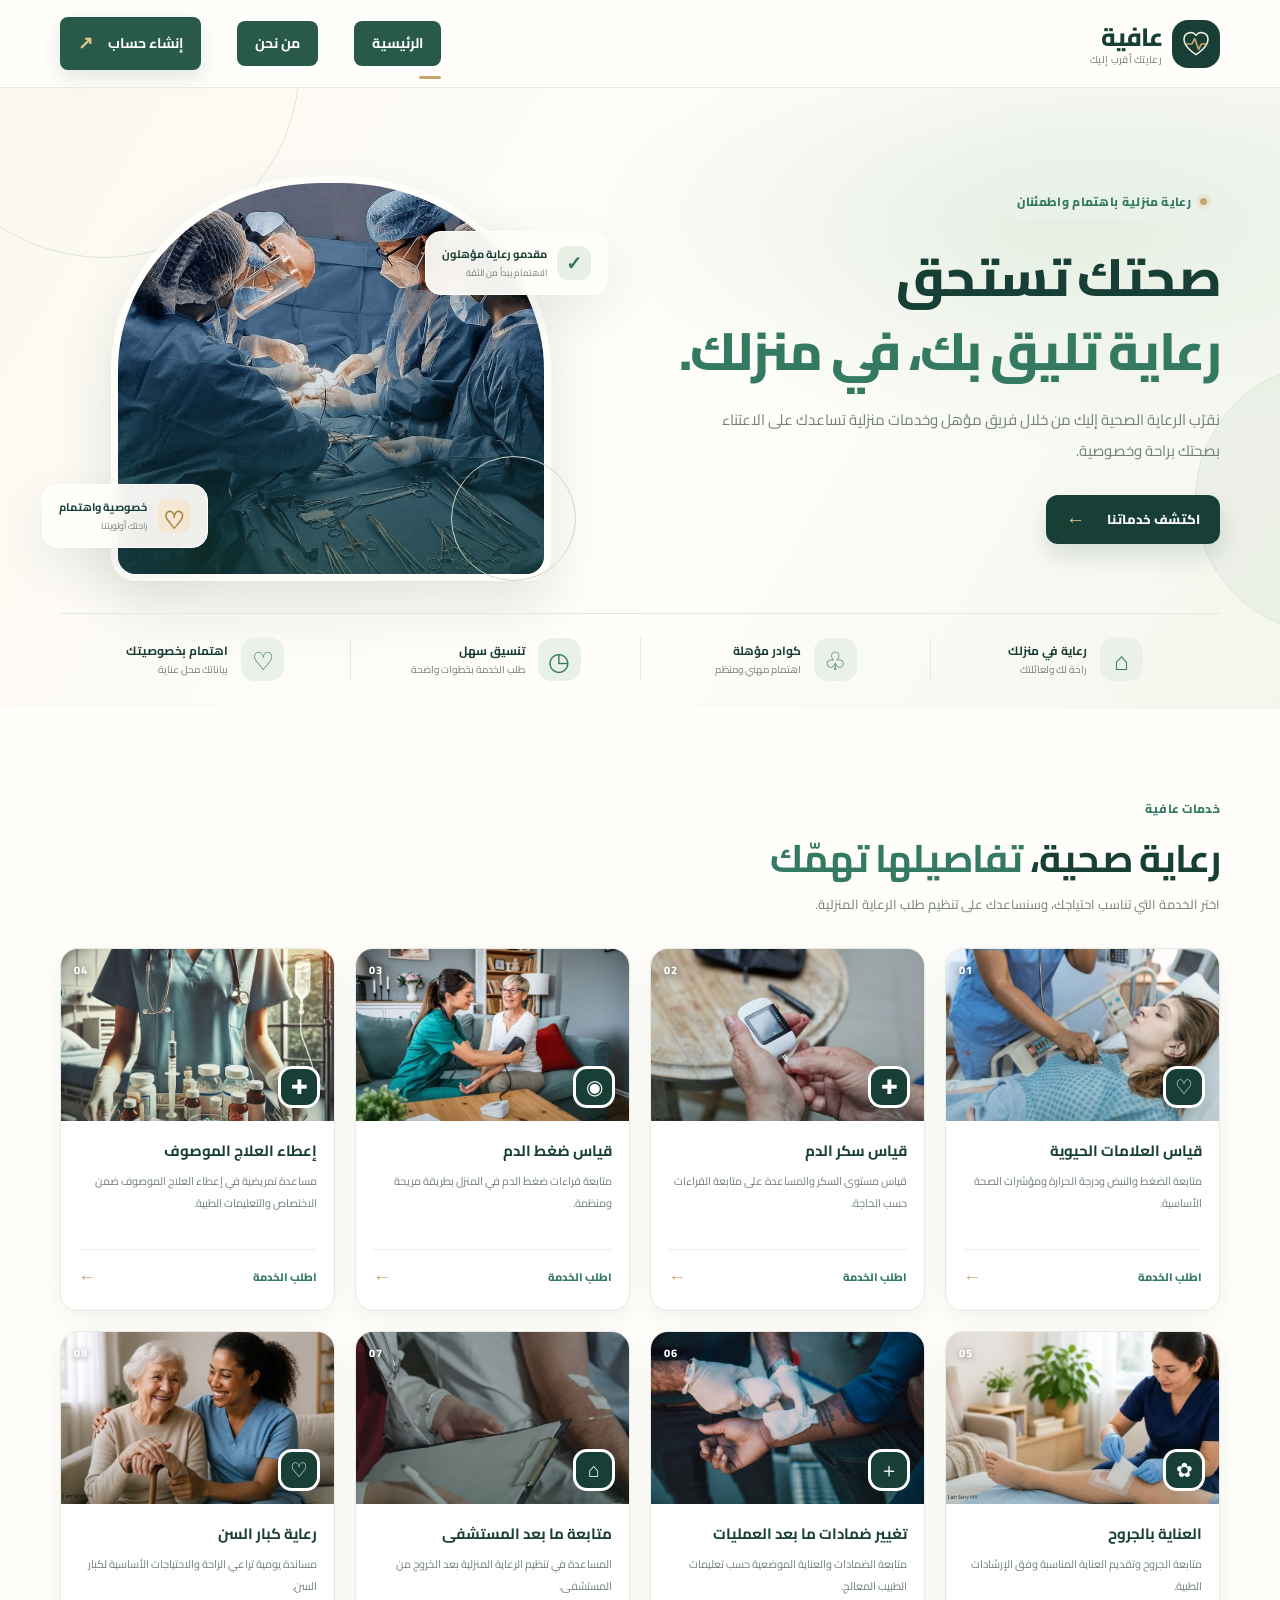
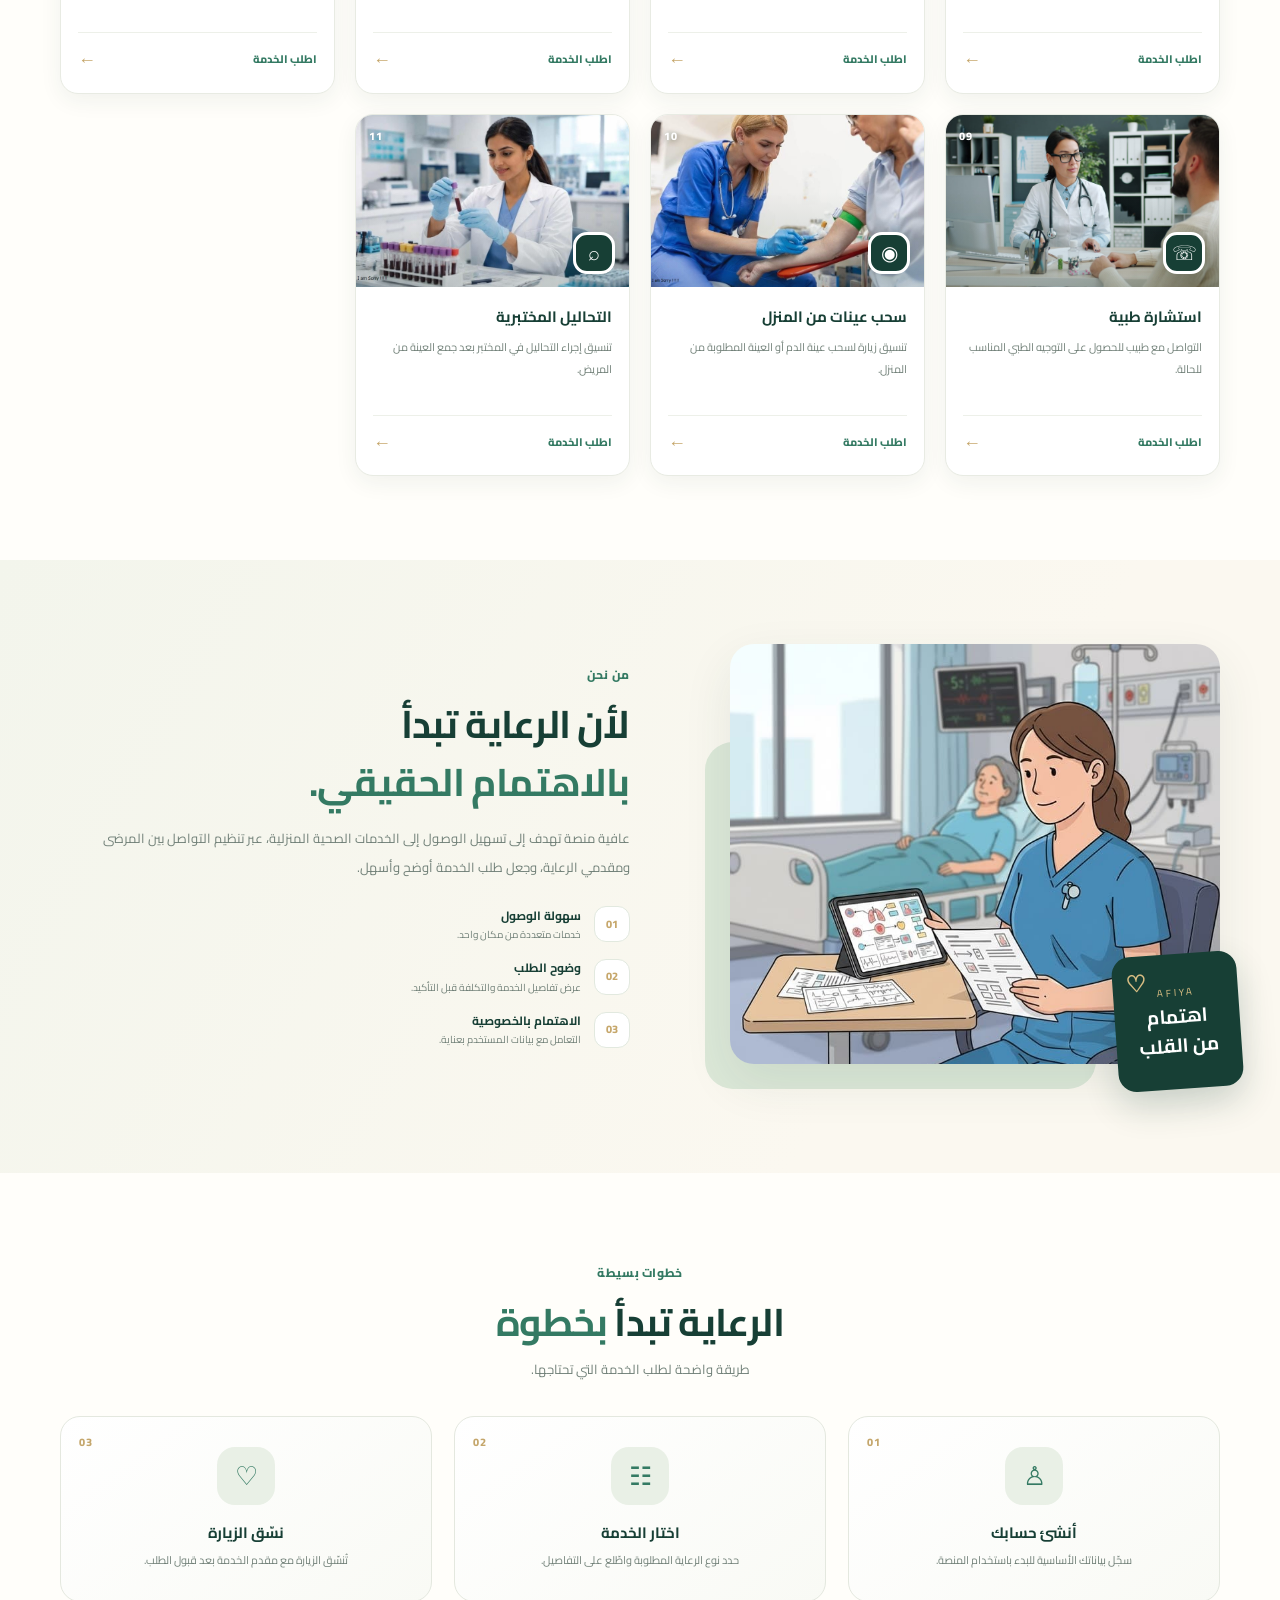
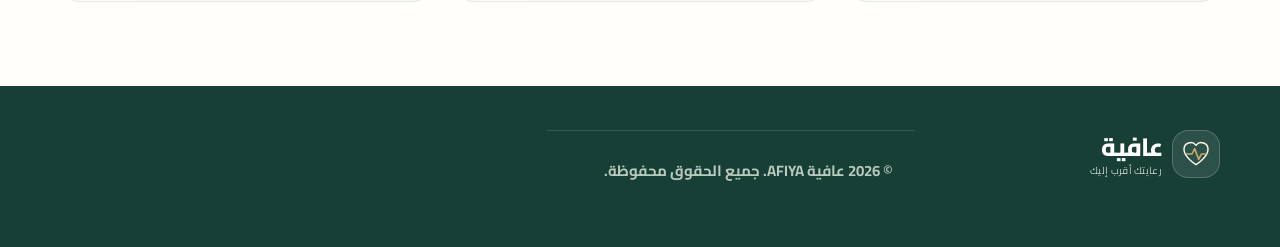
<file: index.html>
<!DOCTYPE html>
<html lang="ar" dir="rtl">
<head>
  <meta charset="UTF-8">
  <meta name="viewport" content="width=device-width, initial-scale=1.0">
  <meta name="description" content="عافية منصة للرعاية الصحية المنزلية تربط المرضى بمقدمي الرعاية المؤهلين.">
  <title>عافية | رعايتك الصحية في منزلك</title>
  <link rel="preconnect" href="https://fonts.googleapis.com">
  <link rel="preconnect" href="https://fonts.gstatic.com" crossorigin>
  <link href="https://fonts.googleapis.com/css2?family=Cairo:wght@400;500;600;700;800&display=swap" rel="stylesheet">
  <link rel="stylesheet" href="style.css">
</head>
<body>
  <header class="site-header">
    <div class="container header-inner">
      <a class="brand" href="#home" aria-label="عافية - الرئيسية">
        <span class="brand-mark" aria-hidden="true"><svg viewBox="0 0 48 48"><path d="M24 40S6 29 6 17a10 10 0 0 1 18-6 10 10 0 0 1 18 6c0 12-18 23-18 23Z"/><path class="pulse" d="M10 24h8l4-8 6 16 4-8h7"/></svg></span>
        <span class="brand-copy"><strong>عافية</strong><small>رعايتك أقرب إليك</small></span>
      </a>
      <button class="menu-toggle" aria-label="فتح القائمة" aria-expanded="false"><span></span><span></span><span></span></button>
      <nav class="main-nav" aria-label="القائمة الرئيسية">
        <a class="nav-link active" href="#home">الرئيسية</a>
        <a class="nav-link" href="#about">من نحن</a>
        <a class="nav-cta" href="register.html">إنشاء حساب <span aria-hidden="true">↗</span></a>
      </nav>
    </div>
  </header>

  <main>
    <section class="hero" id="home">
      <div class="hero-decoration decor-one"></div><div class="hero-decoration decor-two"></div>
      <div class="container hero-grid">
        <div class="hero-copy">
          <span class="eyebrow"><span class="eyebrow-dot"></span> رعاية منزلية باهتمام واطمئنان</span>
          <h1>صحتك تستحق<br><em>رعاية تليق بك، في منزلك.</em></h1>
          <p>نقرّب الرعاية الصحية إليك من خلال فريق مؤهل وخدمات منزلية تساعدك على الاعتناء بصحتك براحة وخصوصية.</p>
          <div class="hero-actions">
            <a class="btn btn-primary" href="#services">اكتشف خدماتنا <span>←</span></a>
            
          </div>
         
        </div>
        <div class="hero-visual">
          <div class="hero-photo-wrap">
            <img src="images/hero-doctor.jpg" alt="طبيبة ترتدي معطفاً طبياً" class="hero-photo">
            <div class="photo-shade"></div>

          </div>
          <div class="floating-card floating-card-top"><span class="float-icon">✓</span><div><strong>مقدمو رعاية مؤهلون</strong><small>الاهتمام يبدأ من الثقة</small></div></div>
          <div class="floating-card floating-card-bottom"><span class="float-icon heart">♡</span><div><strong>خصوصية واهتمام</strong><small>راحتك أولويتنا</small></div></div>
          <span class="hero-orbit"></span>
        </div>
      </div>
      <div class="container assurance-row">
        <div class="assurance-item"><span class="assurance-icon">⌂</span><div><strong>رعاية في منزلك</strong><small>راحة لك ولعائلتك</small></div></div>
        <div class="assurance-item"><span class="assurance-icon">♧</span><div><strong>كوادر مؤهلة</strong><small>اهتمام مهني ومنظم</small></div></div>
        <div class="assurance-item"><span class="assurance-icon">◷</span><div><strong>تنسيق سهل</strong><small>طلب الخدمة بخطوات واضحة</small></div></div>
        <div class="assurance-item"><span class="assurance-icon">♡</span><div><strong>اهتمام بخصوصيتك</strong><small>بياناتك محل عناية</small></div></div>
      </div>
    </section>

    <section class="services section-pad" id="services">
      <div class="container">
        <div class="section-heading">
          <div><span class="section-kicker">خدمات عافية</span><h2>رعاية صحية، <em>تفاصيلها تهمّك</em></h2><p>اختر الخدمة التي تناسب احتياجك، وسنساعدك على تنظيم طلب الرعاية المنزلية.</p></div>

        </div>
        <div class="services-grid">
          <article class="service-card">
            <div class="service-image"><img src="images/vital-signs.jpg" alt="ممرضة تقدم الرعاية للمريض" loading="lazy"><span class="service-icon">♡</span><span class="service-number">01</span></div>
            <div class="service-body"><h3>قياس العلامات الحيوية</h3><p>متابعة الضغط والنبض ودرجة الحرارة ومؤشرات الصحة الأساسية.</p><a href="register.html" aria-label="اطلب خدمة قياس العلامات الحيوية">اطلب الخدمة <span>←</span></a></div>
          </article>
          <article class="service-card">
            <div class="service-image"><img src="images/blood-sugar.jpg" alt="فحص طبي منزلي" loading="lazy"><span class="service-icon">✚</span><span class="service-number">02</span></div>
            <div class="service-body"><h3>قياس سكر الدم</h3><p>قياس مستوى السكر والمساعدة على متابعة القراءات حسب الحاجة.</p><a href="register.html" aria-label="اطلب خدمة قياس السكر">اطلب الخدمة <span>←</span></a></div>
          </article>
          <article class="service-card">
            <div class="service-image"><img src="images/blood-pressure.jpg" alt="قياس ضغط الدم" loading="lazy"><span class="service-icon">◉</span><span class="service-number">03</span></div>
            <div class="service-body"><h3>قياس ضغط الدم</h3><p>متابعة قراءات ضغط الدم في المنزل بطريقة مريحة ومنظمة.</p><a href="register.html" aria-label="اطلب خدمة قياس الضغط">اطلب الخدمة <span>←</span></a></div>
          </article>
          <article class="service-card">
            <div class="service-image"><img src="images/medication-care.jpg" alt="رعاية تمريضية" loading="lazy"><span class="service-icon">✚</span><span class="service-number">04</span></div>
            <div class="service-body"><h3>إعطاء العلاج الموصوف</h3><p>مساعدة تمريضية في إعطاء العلاج الموصوف ضمن الاختصاص والتعليمات الطبية.</p><a href="register.html" aria-label="اطلب خدمة إعطاء العلاج">اطلب الخدمة <span>←</span></a></div>
          </article>
          <article class="service-card">
            <div class="service-image"><img src="images/wound-care.jpg" alt="ممرض يعتني بمريض" loading="lazy"><span class="service-icon">✿</span><span class="service-number">05</span></div>
            <div class="service-body"><h3>العناية بالجروح</h3><p>متابعة الجروح وتقديم العناية المناسبة وفق الإرشادات الطبية.</p><a href="register.html" aria-label="اطلب خدمة العناية بالجروح">اطلب الخدمة <span>←</span></a></div>
          </article>
          <article class="service-card">
            <div class="service-image"><img src="images/wound-dressing.jpg" alt="تجهيزات رعاية طبية" loading="lazy"><span class="service-icon">＋</span><span class="service-number">06</span></div>
            <div class="service-body"><h3>تغيير ضمادات ما بعد العمليات</h3><p>متابعة الضمادات والعناية الموضعية حسب تعليمات الطبيب المعالج.</p><a href="register.html" aria-label="اطلب خدمة تغيير الضمادات">اطلب الخدمة <span>←</span></a></div>
          </article>
          <article class="service-card">
            <div class="service-image"><img src="images/hospital-followup.jpg" alt="متابعة طبية للمريض" loading="lazy"><span class="service-icon">⌂</span><span class="service-number">07</span></div>
            <div class="service-body"><h3>متابعة ما بعد المستشفى</h3><p>المساعدة في تنظيم الرعاية المنزلية بعد الخروج من المستشفى.</p><a href="register.html" aria-label="اطلب خدمة متابعة ما بعد المستشفى">اطلب الخدمة <span>←</span></a></div>
          </article>
          <article class="service-card">
            <div class="service-image"><img src="images/elderly-care.jpg" alt="سيدة مسنة" loading="lazy"><span class="service-icon">♡</span><span class="service-number">08</span></div>
            <div class="service-body"><h3>رعاية كبار السن</h3><p>مساندة يومية تراعي الراحة والاحتياجات الأساسية لكبار السن.</p><a href="register.html" aria-label="اطلب خدمة رعاية كبار السن">اطلب الخدمة <span>←</span></a></div>
          </article>
          <article class="service-card">
            <div class="service-image"><img src="images/doctor-consultation.jpg" alt="طبيب يقدم استشارة" loading="lazy"><span class="service-icon">☏</span><span class="service-number">09</span></div>
            <div class="service-body"><h3>استشارة طبية</h3><p>التواصل مع طبيب للحصول على التوجيه الطبي المناسب للحالة.</p><a href="register.html" aria-label="اطلب استشارة طبية">اطلب الخدمة <span>←</span></a></div>
          </article>
          <article class="service-card">
            <div class="service-image"><img src="images/blood-sample.jpg" alt="أدوات جمع عينات طبية" loading="lazy"><span class="service-icon">◉</span><span class="service-number">10</span></div>
            <div class="service-body"><h3>سحب عينات من المنزل</h3><p>تنسيق زيارة لسحب عينة الدم أو العينة المطلوبة من المنزل.</p><a href="register.html" aria-label="اطلب خدمة سحب العينات">اطلب الخدمة <span>←</span></a></div>
          </article>
          <article class="service-card">
            <div class="service-image"><img src="images/lab-tests.jpg" alt="معدات مختبر طبي" loading="lazy"><span class="service-icon">⌕</span><span class="service-number">11</span></div>
            <div class="service-body"><h3>التحاليل المختبرية</h3><p>تنسيق إجراء التحاليل في المختبر بعد جمع العينة من المريض.</p><a href="register.html" aria-label="اطلب خدمة التحاليل المختبرية">اطلب الخدمة <span>←</span></a></div>
          </article>
        </div>
        
      </div>
    </section>

    <section class="about-section section-pad" id="about">
      <div class="container about-grid">
        <div class="about-visual">
          <img src="images/about-care.jpg" alt="مقدمة رعاية تساعد مريضاً في المنزل" loading="lazy">
          <div class="about-stamp"><span>AFIYA</span><strong>اهتمام<br>من القلب</strong><b>♡</b></div>
        </div>
        <div class="about-copy">
          <span class="section-kicker">من نحن</span>
          <h2>لأن الرعاية تبدأ<br><em>بالاهتمام الحقيقي.</em></h2>
          <p>عافية منصة تهدف إلى تسهيل الوصول إلى الخدمات الصحية المنزلية، عبر تنظيم التواصل بين المرضى ومقدمي الرعاية، وجعل طلب الخدمة أوضح وأسهل.</p>
          <div class="about-points">
            <div><span>01</span><p><strong>سهولة الوصول</strong><small>خدمات متعددة من مكان واحد.</small></p></div>
            <div><span>02</span><p><strong>وضوح الطلب</strong><small>عرض تفاصيل الخدمة والتكلفة قبل التأكيد.</small></p></div>
            <div><span>03</span><p><strong>الاهتمام بالخصوصية</strong><small>التعامل مع بيانات المستخدم بعناية.</small></p></div>
          </div>
        </div>
      </div>
    </section>

    <section class="steps-section section-pad">
      <div class="container">
        <div class="section-heading centered"><div><span class="section-kicker">خطوات بسيطة</span><h2>الرعاية تبدأ <em>بخطوة</em></h2><p>طريقة واضحة لطلب الخدمة التي تحتاجها.</p></div></div>
        <div class="steps-grid">
          <article class="step-card"><span class="step-no">01</span><span class="step-icon">♙</span><h3>أنشئ حسابك</h3><p>سجّل بياناتك الأساسية للبدء باستخدام المنصة.</p></article>
          <article class="step-card"><span class="step-no">02</span><span class="step-icon">☷</span><h3>اختار الخدمة</h3><p>حدد نوع الرعاية المطلوبة واطّلع على التفاصيل.</p></article>
          <article class="step-card"><span class="step-no">03</span><span class="step-icon">♡</span><h3>نسّق الزيارة</h3><p>تُنسّق الزيارة مع مقدم الخدمة بعد قبول الطلب.</p></article>
        </div>
      </div>
    </section>
  </main>

  <footer class="site-footer">
    <div class="container footer-main">
      <a class="brand footer-brand" href="#home"><span class="brand-mark" aria-hidden="true"><svg viewBox="0 0 48 48"><path d="M24 40S6 29 6 17a10 10 0 0 1 18-6 10 10 0 0 1 18 6c0 12-18 23-18 23Z"/><path class="pulse" d="M10 24h8l4-8 6 16 4-8h7"/></svg></span><span class="brand-copy"><strong>عافية</strong><small>رعايتك أقرب إليك</small></span></a>
      
    <div class="footer-bottom"><div class="container"><h2><span>© 2026 عافية AFIYA. جميع الحقوق محفوظة.</span></h2></div></div>
  </footer>
  <script src="script.js"></script>
</body>
</html>
</file>
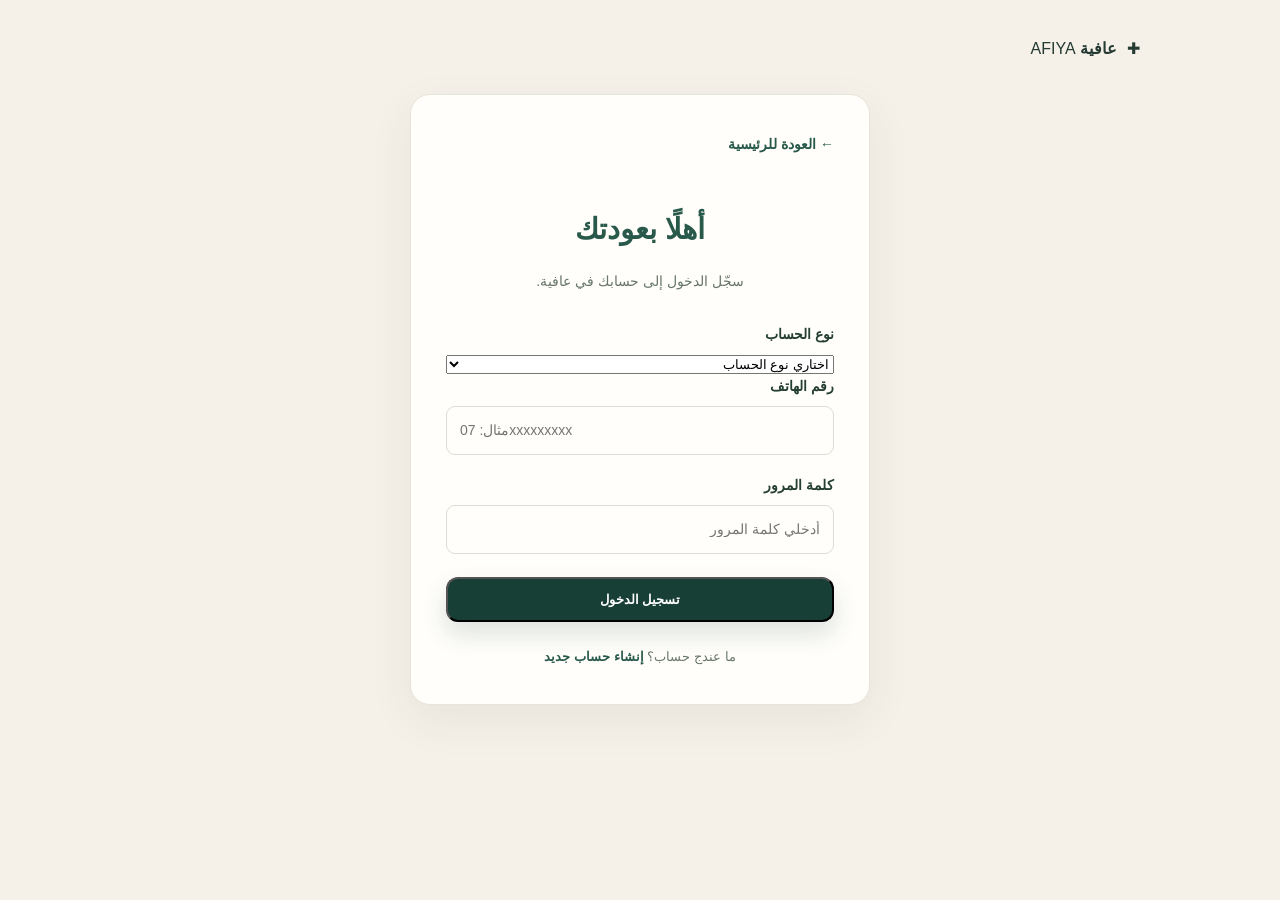
<file: login.html>
<!DOCTYPE html>
<html lang="ar" dir="rtl">
<head>
    <meta charset="UTF-8">
    <meta name="viewport" content="width=device-width, initial-scale=1.0">
    <meta name="theme-color" content="#28594B">
    <title>تسجيل الدخول | عافية AFIYA</title>
    <link rel="stylesheet" href="style.css">

    <style>
        .login-page {
            min-height: 100vh;
            background: #F6F1E8;
            padding: 35px 15px 60px;
        }

        .login-top {
            max-width: 1000px;
            margin: 0 auto 30px;
        }

        .login-card {
            max-width: 460px;
            margin: 0 auto;
            padding: 35px;
            background: #FFFEFA;
            border: 1px solid #E7E5DA;
            border-radius: 20px;
            box-shadow: 0 15px 45px rgba(38, 63, 53, 0.07);
        }

        .login-back {
            display: inline-flex;
            color: #28594B;
            font-size: 14px;
            font-weight: bold;
            margin-bottom: 22px;
        }

        .login-heading {
            text-align: center;
            margin-bottom: 28px;
        }

        .login-heading h1 {
            color: #28594B;
            font-size: 29px;
            margin-bottom: 8px;
        }

        .login-heading p {
            color: #68766B;
            font-size: 14px;
        }

        .login-form {
            display: flex;
            flex-direction: column;
            gap: 18px;
        }

        .login-group {
            display: flex;
            flex-direction: column;
            gap: 7px;
        }

        .login-group label {
            color: #263F35;
            font-size: 14px;
            font-weight: bold;
        }

        .login-group input {
            width: 100%;
            min-height: 48px;
            padding: 11px 13px;
            border: 1px solid #D9DED6;
            border-radius: 9px;
            background: #FFFEFA;
            color: #263F35;
            font: inherit;
            font-size: 14px;
            outline: none;
        }

        .login-group input:focus {
            border-color: #28594B;
            box-shadow: 0 0 0 3px rgba(40, 89, 75, 0.09);
        }

        .login-submit {
            width: 100%;
            margin-top: 5px;
        }

        .login-message {
            display: none;
            padding: 12px;
            border-radius: 9px;
            font-size: 13px;
            line-height: 1.8;
        }

        .login-message.show {
            display: block;
        }

        .login-message.info {
            background: #E8EFE7;
            color: #28594B;
        }

        .login-message.error {
            background: #F8E8E5;
            color: #8A3028;
        }

        .login-footer {
            text-align: center;
            margin-top: 23px;
            color: #68766B;
            font-size: 13px;
        }

        .login-footer a {
            color: #28594B;
            font-weight: bold;
        }

        @media (max-width: 500px) {
            .login-card {
                padding: 25px 19px;
            }

            .login-heading h1 {
                font-size: 25px;
            }
        }
    </style>
</head>

<body>
    <main class="login-page">
        <div class="login-top">
            <a class="brand" href="index.html">
                <span class="brand-icon">✚</span>
                <span class="brand-name">
                    <strong>عافية</strong>
                    <span>AFIYA</span>
                </span>
            </a>
        </div>

        <section class="login-card">
            <a class="login-back" href="index.html">← العودة للرئيسية</a>

            <div class="login-heading">
                <h1>أهلًا بعودتك</h1>
                <p>سجّل الدخول إلى حسابك في عافية.</p>
            </div>
<div class="login-group">
    <label for="accountType">نوع الحساب</label>
    <select id="accountType" name="accountType" required>
        <option value="">اختاري نوع الحساب</option>
        <option value="patient">مريض</option>
        <option value="nurse">ممرض / ممرضة</option>
        <option value="doctor">طبيب</option>
        <option value="lab">مختبر / محلل</option>
    </select>
</div>
            <form class="login-form" id="loginForm">
                <div class="login-group">
                    <label for="loginPhone">رقم الهاتف</label>
                    <input
                        type="tel"
                        id="loginPhone"
                        name="phone"
                        placeholder="مثال: 07xxxxxxxxx"
                        autocomplete="tel"
                        inputmode="tel"
                        required
                    >
                </div>

         <div class="login-group" id="passwordGroup" style="display: flex;">
    <label for="loginPassword">كلمة المرور</label>
    <input
        type="password"
        id="loginPassword"
        name="password"
        placeholder="أدخلي كلمة المرور"
        autocomplete="current-password"
    >
</div>     

                <div
                    class="login-message"
                    id="loginMessage"
                    role="status"
                ></div>

                <button type="submit" class="btn btn-primary login-submit">
                    تسجيل الدخول
                </button>
            </form>

            <div class="login-footer">
                ما عندج حساب؟
                <a href="register.html">إنشاء حساب جديد</a>
            </div>
        </section>
    </main>

    <script src="login.js"></script>
</body>
</html>
</file>
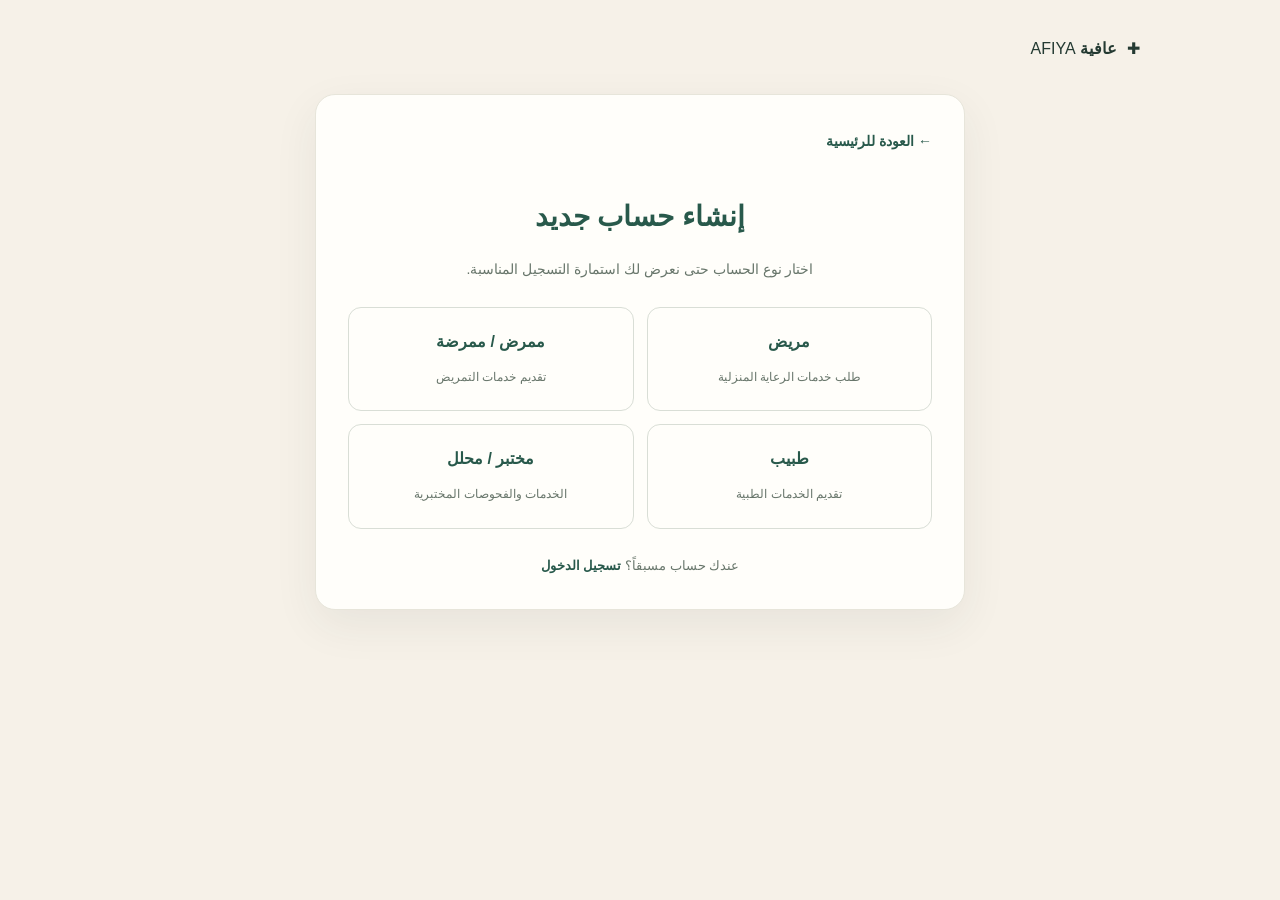
<file: register.html>
<!DOCTYPE html>
<html lang="ar" dir="rtl">
<head>
    <meta charset="UTF-8">
    <meta name="viewport" content="width=device-width, initial-scale=1.0">
    <meta name="theme-color" content="#28594B">
    <title>إنشاء حساب | عافية AFIYA</title>
    <link rel="stylesheet" href="style.css">

    <style>
        .register-page {
            min-height: 100vh;
            background: #F6F1E8;
            padding: 35px 15px 60px;
        }

        .register-top {
            max-width: 1000px;
            margin: 0 auto 30px;
        }

        .register-card {
            max-width: 650px;
            margin: auto;
            padding: 32px;
            background: #FFFEFA;
            border: 1px solid #E7E5DA;
            border-radius: 20px;
            box-shadow: 0 15px 45px rgba(38,63,53,.07);
        }

        .register-heading {
            text-align: center;
            margin-bottom: 25px;
        }

        .register-heading h1 {
            color: #28594B;
            font-size: 28px;
            margin-bottom: 8px;
        }

        .register-heading p {
            color: #68766B;
            font-size: 14px;
        }

        .account-types {
            display: grid;
            grid-template-columns: repeat(2, 1fr);
            gap: 13px;
            margin-bottom: 25px;
        }

        .account-type {
            border: 1px solid #D9DED6;
            background: #FFFEFA;
            color: #28594B;
            border-radius: 13px;
            padding: 20px 10px;
            font: inherit;
            cursor: pointer;
            transition: .2s;
        }

        .account-type strong {
            display: block;
            font-size: 16px;
            margin-bottom: 5px;
        }

        .account-type span {
            font-size: 12px;
            color: #68766B;
        }

        .account-type:hover {
            border-color: #28594B;
            background: #E8EFE7;
            box-shadow: 0 0 0 2px rgba(40,89,75,.08);
        }

        .form-title {
            color: #28594B;
            border-bottom: 1px solid #E7E5DA;
            padding-bottom: 12px;
            margin: 15px 0 18px;
            font-size: 19px;
        }

        .register-form {
            display: flex;
            flex-direction: column;
            gap: 16px;
        }

        .form-grid {
            display: grid;
            grid-template-columns: repeat(2, 1fr);
            gap: 15px;
        }

        .form-group {
            display: flex;
            flex-direction: column;
            gap: 7px;
        }

        .form-group.full {
            grid-column: 1 / -1;
        }

        .form-group label {
            color: #263F35;
            font-size: 14px;
            font-weight: bold;
        }

        .form-group input,
        .form-group select,
        .form-group textarea {
            width: 100%;
            min-height: 46px;
            padding: 11px 13px;
            border: 1px solid #D9DED6;
            border-radius: 9px;
            background: #FFFEFA;
            color: #263F35;
            font: inherit;
            font-size: 14px;
        }

        .form-group textarea {
            min-height: 90px;
            resize: vertical;
        }

        .form-group input:focus,
        .form-group select:focus,
        .form-group textarea:focus {
            outline: none;
            border-color: #28594B;
            box-shadow: 0 0 0 3px rgba(40,89,75,.09);
        }

        .form-note {
            background: #E8EFE7;
            color: #28594B;
            padding: 13px;
            border-radius: 9px;
            font-size: 13px;
            line-height: 1.8;
        }

        .register-submit {
            width: 100%;
            margin-top: 8px;
        }

        .register-message {
            display: none;
            padding: 12px;
            border-radius: 9px;
            font-size: 13px;
            line-height: 1.8;
        }

        .register-message.show {
            display: block;
        }

        .register-message.error {
            background: #F8E8E5;
            color: #8A3028;
        }

        .register-message.info {
            background: #E8EFE7;
            color: #28594B;
        }

        .register-footer {
            text-align: center;
            margin-top: 22px;
            color: #68766B;
            font-size: 13px;
        }

        .register-footer a,
        .register-back {
            color: #28594B;
            font-weight: bold;
        }

        .register-back {
            display: inline-block;
            margin-bottom: 15px;
            font-size: 14px;
            text-decoration: none;
        }

        .register-back:hover {
            text-decoration: underline;
        }

        @media (max-width: 550px) {
            .register-card {
                padding: 24px 17px;
            }

            .form-grid {
                grid-template-columns: 1fr;
            }

            .account-types {
                gap: 9px;
            }
        }
    </style>
</head>

<body>
<main class="register-page">

    <div class="register-top">
        <a class="brand" href="index.html">
            <span class="brand-icon">✚</span>
            <span class="brand-name">
                <strong>عافية</strong>
                <span>AFIYA</span>
            </span>
        </a>
    </div>

    <section class="register-card">

        <a class="register-back" href="index.html">← العودة للرئيسية</a>

        <div class="register-heading">
            <h1 id="pageHeading">إنشاء حساب جديد</h1>
            <p id="pageDescription">اختار نوع الحساب حتى نعرض لك استمارة التسجيل المناسبة.</p>
        </div>

        <!-- واجهة اختيار نوع الحساب -->
        <div id="accountSelection">

            <div class="account-types">

                <button type="button" class="account-type" data-type="patient">
                    <strong>مريض</strong>
                    <span>طلب خدمات الرعاية المنزلية</span>
                </button>

                <button type="button" class="account-type" data-type="nurse">
                    <strong>ممرض / ممرضة</strong>
                    <span>تقديم خدمات التمريض</span>
                </button>

                <button type="button" class="account-type" data-type="doctor">
                    <strong>طبيب</strong>
                    <span>تقديم الخدمات الطبية</span>
                </button>

                <button type="button" class="account-type" data-type="lab">
                    <strong>مختبر / محلل</strong>
                    <span>الخدمات والفحوصات المختبرية</span>
                </button>

            </div>

        </div>

        <!-- واجهة التسجيل الخاصة بالصنف المختار -->
        <div id="formArea" hidden>

            <button type="button" class="register-back" id="backToTypes">
                ← العودة لاختيار نوع الحساب
            </button>

            <h2 class="form-title" id="formTitle"></h2>

            <form class="register-form" id="registerForm">

                <div id="dynamicFields" class="form-grid"></div>

                <div class="form-note" id="formNote"></div>

                <div class="register-message" id="registerMessage" role="status"></div>

                <button type="submit" class="btn btn-primary register-submit">
                    إرسال طلب إنشاء الحساب
                </button>

            </form>

        </div>

        <div class="register-footer">
            عندك حساب مسبقاً؟
            <a href="login.html">تسجيل الدخول</a>
        </div>

    </section>
</main>

<script src="register.js"></script>
</body>
</html>
</file>
<file: style.css>
/* AFIYA — premium emerald, sage and warm ivory */
:root{
  --forest:#173f35;--emerald:#245d4d;--green:#347a63;--sage:#dce8dc;--sage-2:#eef4ec;
  --ivory:#fbf8f0;--paper:#fffefa;--gold:#c6a76b;--ink:#243a32;--muted:#718078;
  --line:#e4e8df;--shadow:0 18px 50px rgba(30,70,56,.09);--radius:22px;
}
*{box-sizing:border-box}
html{scroll-behavior:smooth;scroll-padding-top:95px}
body{margin:0;font-family:"Cairo",Tahoma,Arial,sans-serif;background:var(--paper);color:var(--ink);line-height:1.8}
a{color:inherit;text-decoration:none}
img{display:block;max-width:100%}
.container{width:min(1160px,calc(100% - 44px));margin-inline:auto}
.site-header{height:88px;position:sticky;top:0;z-index:100;background:rgba(255,254,250,.94);backdrop-filter:blur(16px);border-bottom:1px solid rgba(228,232,223,.8)}
.header-inner{height:100%;display:flex;align-items:center;justify-content:space-between}
.brand{display:flex;align-items:center;gap:10px;min-width:max-content}
.brand-mark{width:48px;height:48px;border-radius:16px;background:var(--forest);display:grid;place-items:center}
.brand-mark svg{width:32px;height:32px;fill:none;stroke:#f8f5e9;stroke-width:2.2;stroke-linecap:round;stroke-linejoin:round}
.brand-mark .pulse{stroke:var(--gold);stroke-width:2.5}
.brand-copy{display:flex;flex-direction:column;line-height:1.3}
.brand-copy strong{font-size:25px;color:var(--forest);font-weight:800;letter-spacing:-1px}
.brand-copy small{font-size:10px;color:var(--muted);letter-spacing:.3px}
.main-nav{display:flex;align-items:center;gap:36px;font-size:14px;font-weight:700}
.nav-link{position:relative;color:#596a61;transition:color .2s}
.nav-link:hover,.nav-link.active{color:var(--forest)}
.nav-link.active:after{content:"";position:absolute;bottom:-13px;right:0;width:22px;height:3px;border-radius:5px;background:var(--gold)}
.nav-cta{display:inline-flex;align-items:center;gap:15px;padding:11px 20px;border-radius:12px;background:var(--forest);color:white;box-shadow:0 8px 20px #173f3520;transition:transform .2s,background .2s}
.nav-cta:hover,.btn-primary:hover{transform:translateY(-2px);background:#245b4b}
.nav-cta span{color:#e2c68e;font-size:18px}
.menu-toggle{display:none;border:0;background:var(--sage-2);border-radius:10px;padding:10px;cursor:pointer}
.menu-toggle span{display:block;width:23px;height:2px;margin:5px;background:var(--forest);border-radius:3px}
.hero{position:relative;overflow:hidden;padding:70px 0 0;background:radial-gradient(ellipse at 84% 22%,#e5eee3 0,transparent 32%),linear-gradient(120deg,#fbf8f0 0%,#fffefa 55%,#f4f6ed 100%)}
.hero-decoration{position:absolute;border:1px solid #dce6d9;border-radius:50%;pointer-events:none}
.decor-one{width:390px;height:390px;top:-220px;left:-90px}
.decor-two{width:270px;height:270px;bottom:75px;right:-185px;background:#e7eee4aa}
.hero-grid{position:relative;display:grid;grid-template-columns:1.02fr .98fr;align-items:center;gap:55px;min-height:440px}
.hero-copy{padding:12px 0 40px}
.eyebrow,.section-kicker{display:inline-flex;align-items:center;gap:9px;color:var(--green);font-size:12px;font-weight:800;letter-spacing:.3px}
.eyebrow{background:#eaf1e8;padding:7px 13px;border-radius:50px}
.eyebrow-dot{width:7px;height:7px;border-radius:50%;background:var(--gold);box-shadow:0 0 0 4px #c6a76b25}
.hero h1{font-size:clamp(36px,4.1vw,57px);line-height:1.42;letter-spacing:-1.6px;color:var(--forest);margin:20px 0 15px;font-weight:800}
h1 em,h2 em{font-style:normal;color:var(--green)}
.hero-copy>p{max-width:500px;color:var(--muted);font-size:15px;line-height:2.1;margin:0}
.hero-actions{display:flex;align-items:center;gap:26px;margin-top:28px;flex-wrap:wrap}
.btn{display:inline-flex;align-items:center;justify-content:center;gap:22px;font-size:13px;font-weight:800;padding:13px 20px;border-radius:12px;transition:transform .2s,background .2s}
.btn-primary{background:var(--forest);color:white;box-shadow:0 12px 24px #173f3525}
.btn span,.outline-link span{font-size:19px;color:#e3c68c;line-height:1}
.text-link{font-size:12px;font-weight:800;color:var(--emerald);display:inline-flex;gap:9px;align-items:center}
.text-link span{font-size:18px;color:var(--gold)}
.hero-trust{display:flex;align-items:center;gap:12px;margin-top:34px}
.trust-avatars{display:flex;direction:ltr;padding-left:5px}
.trust-avatars span{width:30px;height:30px;display:grid;place-items:center;border:2px solid var(--ivory);border-radius:50%;margin-left:-7px;background:#d9e7d8;color:var(--forest);font-size:11px;font-weight:800}
.trust-avatars span:nth-child(2){background:#e9ddc7}.trust-avatars span:nth-child(3){background:#bfd3c4}
.hero-trust>div:last-child{display:flex;flex-direction:column}
.hero-trust strong{font-size:11px;color:var(--forest)}
.hero-trust small{font-size:10px;color:var(--muted)}
.hero-visual{position:relative;min-height:430px;display:flex;align-items:center;justify-content:center}
.hero-photo-wrap{position:relative;width:min(100%,440px);height:405px;overflow:hidden;border-radius:48% 48% 25px 25px;box-shadow:0 25px 55px #1d493b20;border:7px solid #fffefa}
.hero-photo{width:100%;height:100%;object-fit:cover;object-position:center}
.photo-shade{position:absolute;inset:40% 0 0;background:linear-gradient(transparent,#173f35aa)}
.photo-caption{position:absolute;bottom:23px;right:22px;display:flex;align-items:center;gap:12px;color:white}
.caption-icon{display:grid;place-items:center;width:42px;height:42px;background:#ffffff22;border:1px solid #ffffff55;border-radius:14px;font-size:22px}
.photo-caption div{display:flex;flex-direction:column}.photo-caption strong{font-size:13px}.photo-caption small{font-size:10px;color:#e7eee8}
.floating-card{position:absolute;z-index:2;display:flex;align-items:center;gap:10px;padding:13px 16px;background:#fffefaee;backdrop-filter:blur(10px);border:1px solid #fff;border-radius:16px;box-shadow:var(--shadow)}
.floating-card strong,.floating-card small{display:block}.floating-card strong{font-size:11px;color:var(--forest)}.floating-card small{font-size:9px;color:var(--muted)}
.floating-card-top{top:68px;right:-7px}.floating-card-bottom{bottom:45px;left:-18px}
.float-icon{width:34px;height:34px;display:grid;place-items:center;border-radius:11px;background:#e8f0e5;color:var(--green);font-size:19px;font-weight:800}.float-icon.heart{background:#f4e8d4;color:#a98442;font-size:24px}
.hero-orbit{position:absolute;z-index:0;bottom:12px;right:25px;width:125px;height:125px;border:1px solid #c9d9c8;border-radius:50%}
.assurance-row{position:relative;display:grid;grid-template-columns:repeat(4,1fr);margin-top:15px;padding:24px 0 28px;border-top:1px solid #e5e8df}
.assurance-item{display:flex;align-items:center;justify-content:center;gap:13px;border-left:1px solid var(--line)}
.assurance-item:last-child{border-left:0}
.assurance-icon{width:43px;height:43px;display:grid;place-items:center;border-radius:14px;background:#eaf1e8;color:var(--green);font-size:25px}
.assurance-item div{display:flex;flex-direction:column}.assurance-item strong{font-size:12px;color:var(--forest)}.assurance-item small{font-size:10px;color:var(--muted)}
.section-pad{padding:84px 0}
.services{background:var(--paper)}
.section-heading{display:flex;align-items:end;justify-content:space-between;gap:25px;margin-bottom:31px}
.section-heading h2,.about-copy h2{font-size:clamp(27px,3vw,39px);line-height:1.5;color:var(--forest);margin:8px 0 6px;letter-spacing:-.8px}
.section-heading p{font-size:13px;color:var(--muted);margin:0;max-width:600px}
.outline-link{display:inline-flex;align-items:center;gap:20px;padding:10px 16px;border:1px solid #b8cbb9;border-radius:11px;color:var(--forest);font-size:12px;font-weight:800;white-space:nowrap}
.outline-link span{color:var(--green)}
.services-grid{display:grid;grid-template-columns:repeat(4,minmax(0,1fr));gap:20px}
.service-card{overflow:hidden;background:white;border:1px solid #e8ebe3;border-radius:18px;box-shadow:0 7px 22px #203f3210;transition:transform .25s,box-shadow .25s}
.service-card:hover{transform:translateY(-5px);box-shadow:0 18px 35px #203f3217}
.service-image{height:172px;position:relative;overflow:hidden;background:#e6eee4}
.service-image:after{content:"";position:absolute;inset:45% 0 0;background:linear-gradient(transparent,#193e3330)}
.service-image img{width:100%;height:100%;object-fit:cover;transition:transform .5s}
.service-card:hover .service-image img{transform:scale(1.05)}
.service-icon{position:absolute;z-index:1;bottom:13px;right:14px;width:42px;height:42px;display:grid;place-items:center;border:3px solid white;border-radius:14px;background:var(--forest);color:#fff;font-size:20px;box-shadow:0 4px 14px #173f3528}
.service-number{position:absolute;top:12px;left:13px;z-index:1;color:#fff;font-size:11px;font-weight:800;text-shadow:0 1px 6px #0007;letter-spacing:1px}
.service-body{padding:17px 17px 16px}
.service-body h3{font-size:15px;color:var(--forest);margin:0 0 7px;line-height:1.7}
.service-body p{font-size:11px;color:var(--muted);line-height:2;margin:0;min-height:66px}
.service-body a{display:flex;align-items:center;justify-content:space-between;margin-top:13px;padding-top:11px;border-top:1px solid #edf0e9;color:var(--green);font-size:11px;font-weight:800}
.service-body a span{font-size:18px;color:var(--gold)}
.service-note{margin:25px 0 0;padding:12px 15px;background:#f4f6ef;border-radius:12px;color:#6d7b70;font-size:11px;display:flex;align-items:flex-start;gap:9px}
.service-note span{color:var(--gold);font-size:16px}
.about-section{background:linear-gradient(120deg,#f3f5ec,#fbf8f0 70%);overflow:hidden}
.about-grid{display:grid;grid-template-columns:.95fr 1.05fr;gap:75px;align-items:center}
.about-visual{position:relative;padding:0 0 25px 25px}
.about-visual:before{content:"";position:absolute;left:0;bottom:0;width:76%;height:78%;border-radius:28px;background:#dce8d8}
.about-visual>img{position:relative;width:100%;height:420px;object-fit:cover;border-radius:24px;box-shadow:var(--shadow)}
.about-stamp{position:absolute;bottom:0;right:-20px;width:125px;height:135px;border-radius:18px;background:var(--forest);color:white;display:flex;flex-direction:column;justify-content:center;align-items:center;box-shadow:0 15px 35px #173f3530;transform:rotate(-4deg)}
.about-stamp span{font-size:10px;letter-spacing:3px;color:#d8bd83}.about-stamp strong{font-size:19px;line-height:1.5;text-align:center}.about-stamp b{position:absolute;left:13px;top:6px;color:#d8bd83;font-size:23px}
.about-copy>p{color:var(--muted);font-size:13px;line-height:2.2;margin:13px 0 23px}
.about-points{display:grid;gap:13px;margin-bottom:25px}
.about-points>div{display:flex;align-items:center;gap:13px}
.about-points>div>span{display:grid;place-items:center;width:36px;height:36px;border-radius:12px;background:white;border:1px solid #e2e9df;color:var(--gold);font-size:11px;font-weight:800}
.about-points p{display:flex;flex-direction:column;margin:0}.about-points strong{font-size:12px;color:var(--forest)}.about-points small{font-size:10px;color:var(--muted)}
.steps-section{background:#fffefa}
.centered{justify-content:center;text-align:center}
.centered .section-heading p{margin-inline:auto}
.steps-grid{display:grid;grid-template-columns:repeat(3,1fr);gap:22px;margin-top:35px}
.step-card{position:relative;padding:30px 25px;text-align:center;border:1px solid var(--line);border-radius:20px;background:linear-gradient(145deg,#fff,#f9faf5)}
.step-no{position:absolute;top:16px;left:18px;font-size:11px;font-weight:800;letter-spacing:1px;color:#c4a66b}
.step-icon{display:grid;place-items:center;width:58px;height:58px;margin:0 auto 14px;border-radius:18px;background:#e9f0e6;color:var(--green);font-size:26px}
.step-card h3{font-size:15px;color:var(--forest);margin:0 0 5px}.step-card p{font-size:11px;color:var(--muted);margin:0}
.site-footer{background:var(--forest);color:#f8f6ed}
.footer-main{display:grid;grid-template-columns:1.1fr 1.5fr .7fr 1fr;gap:35px;padding-top:44px;padding-bottom:38px;align-items:start}
.footer-brand .brand-mark{background:#ffffff18;border:1px solid #ffffff30}.footer-brand .brand-copy strong{color:white}.footer-brand .brand-copy small{color:#c4d4c8}
.footer-blurb{font-size:11px;color:#c6d5ca;line-height:2.1;max-width:240px;padding-top:7px}
.footer-links,.footer-contact{display:flex;flex-direction:column;gap:8px;font-size:11px;color:#d1ded4}
.footer-links a:hover{color:#e4c88c}.footer-contact strong{font-size:12px;color:#fff;margin-bottom:3px}.footer-contact span{color:#c1d2c6}
.footer-bottom{border-top:1px solid #ffffff20;padding:13px 0;color:#b8cabe;font-size:10px}
.footer-bottom .container{display:flex;justify-content:space-between;gap:20px}
@media(max-width:1000px){
 .hero-grid{gap:25px}.hero-photo-wrap{height:360px}.hero-visual{min-height:390px}
 .services-grid{grid-template-columns:repeat(3,minmax(0,1fr))}
 .about-grid{gap:45px}.about-visual>img{height:390px}
 .footer-main{grid-template-columns:1fr 1.4fr 1fr;gap:25px}.footer-contact{grid-column:3}
}
@media(max-width:720px){
 .container{width:min(100% - 30px,540px)}
 .site-header{height:74px}.brand-mark{width:42px;height:42px;border-radius:13px}.brand-copy strong{font-size:22px}
 .menu-toggle{display:block}.main-nav{display:none;position:absolute;top:73px;right:0;left:0;background:#fffefa;padding:18px 22px 22px;box-shadow:0 15px 25px #173f3515;border-bottom:1px solid var(--line);flex-direction:column;gap:17px;align-items:stretch}
 .main-nav.open{display:flex}.main-nav .nav-link{padding:5px 0}.nav-link.active:after{display:none}.nav-cta{justify-content:center}
 .hero{padding-top:38px}.hero-grid{grid-template-columns:1fr;gap:8px}.hero-copy{padding-bottom:0}.hero h1{font-size:38px;line-height:1.45;margin-top:16px}.hero-copy>p{font-size:13px}
 .hero-actions{gap:18px;margin-top:22px}.btn{padding:12px 16px}.hero-trust{margin-top:22px}
 .hero-visual{min-height:340px;margin-top:10px}.hero-photo-wrap{height:325px;width:min(86%,380px);border-radius:45% 45% 22px 22px}
 .floating-card-top{top:40px;right:-1px}.floating-card-bottom{bottom:25px;left:-2px}.floating-card{padding:10px 12px}.hero-orbit{width:80px;height:80px;right:5px}
 .assurance-row{grid-template-columns:repeat(2,1fr);gap:0;margin-top:5px;padding:18px 0}
 .assurance-item{justify-content:flex-start;padding:10px 4px;border-left:0}.assurance-item:nth-child(odd){border-left:1px solid var(--line)}.assurance-icon{width:37px;height:37px;font-size:21px}.assurance-item strong{font-size:10px}.assurance-item small{font-size:9px}
 .section-pad{padding:58px 0}.section-heading{align-items:flex-start;flex-direction:column;margin-bottom:24px;gap:14px}.section-heading h2,.about-copy h2{font-size:29px}.section-heading p{font-size:12px}
 .services-grid{grid-template-columns:repeat(2,minmax(0,1fr));gap:12px}.service-image{height:140px}.service-body{padding:13px 12px}.service-body h3{font-size:12px}.service-body p{font-size:10px;min-height:83px}.service-icon{width:35px;height:35px;border-radius:11px;font-size:17px;right:9px;bottom:9px}
 .about-grid{grid-template-columns:1fr;gap:35px}.about-visual{padding-left:15px}.about-visual>img{height:330px}.about-stamp{right:-4px;width:100px;height:115px}.about-stamp strong{font-size:16px}
 .steps-grid{grid-template-columns:1fr;gap:13px;margin-top:22px}.step-card{padding:23px 20px}.step-icon{width:50px;height:50px}
 .footer-main{grid-template-columns:1fr 1fr;gap:25px;padding-top:32px}.footer-blurb{grid-column:1/-1;max-width:none}.footer-contact{grid-column:auto}.footer-bottom .container{flex-direction:column;gap:4px}
}
@media(max-width:390px){
 .hero h1{font-size:32px}.hero-actions{align-items:flex-start;flex-direction:column}.services-grid{gap:9px}.service-image{height:120px}.service-body h3{font-size:11px}.service-body p{min-height:94px}.floating-card strong{font-size:10px}.floating-card small{font-size:8px}
}
.main-nav a {
    background-color: #28594B;
    color: #FFFEFA;
    padding: 10px 18px;
    border-radius: 8px;
    font-weight: bold;
    text-decoration: none;
    transition: 0.3s;
}

.main-nav a:hover {
    background-color: #587A65;
    color: #FFFEFA;
}
.main-nav a[href="index.html"] {
    color: #FFFFFF;
}
.main-nav a:first-child,
.main-nav a:first-child:visited,
.main-nav a:first-child:hover {
    color: #FFFFFF !important;
}
</file>
